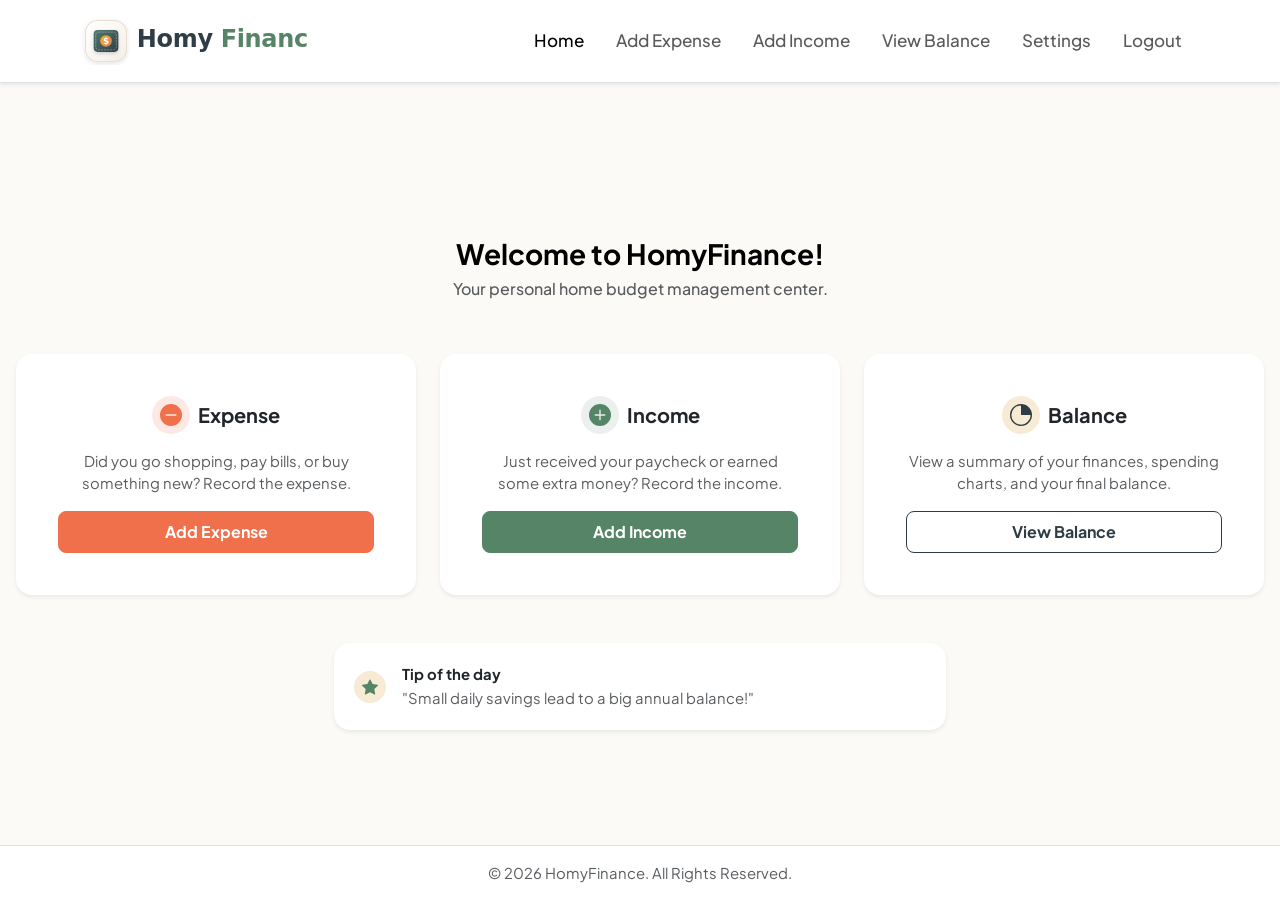
<file: index.html>
<!DOCTYPE html>
<html lang="en">

<head>
  <meta charset="UTF-8">
  <meta name="viewport" content="width=device-width, initial-scale=1.0">
  <meta name="description"
    content="HomyFinance is your personal home budget management center. Track expenses, incomes, and control your financial balance easily.">
  <meta name="author" content="Justyna Nowak-Szrajnert">
  <meta property="og:description"
    content="Take full control of your household budget with HomyFinance. Track your incomes and expenses effortlessly while analyzing clear financial summaries.">
  <meta property="og:type" content="website">
  <meta property="og:image" content="https://jusnow1608.github.io/HomyFinance/solution/home.png">
  <meta property="og:image:width" content="1200">
  <meta property="og:image:height" content="627">

  <meta name="title" property="og:title" content="HomyFinance | Homepage">
  <meta property="og:url" content="https://jusnow1608.github.io/HomyFinance/index.html">

  <link href="https://cdn.jsdelivr.net/npm/bootstrap@5.3.8/dist/css/bootstrap.min.css" rel="stylesheet"
    integrity="sha384-sRIl4kxILFvY47J16cr9ZwB07vP4J8+LH7qKQnuqkuIAvNWLzeN8tE5YBujZqJLB" crossorigin="anonymous">
  <link rel="icon" type="image/svg+xml" href="images/favicon.svg">
  <link href="https://fonts.googleapis.com/css2?family=Plus+Jakarta+Sans:ital,wght@0,200..800;1,200..800&display=swap"
    rel="stylesheet">
  <link rel="stylesheet" href="css/style.css">

  <title>HomyFinance - Homepage</title>


</head>

<body class="body-custom d-flex flex-column min-vh-100">

  <!-- Logo & Navbar-->
  <header class="navbar navbar-expand-lg navbar-light bg-white border-bottom shadow-sm">
    <div class="container d-flex align-items-center justify-content-between">
      <a class="navbar-brand d-flex align-items-center my-1" href="login.html">

        <svg xmlns="http://www.w3.org/2000/svg" viewBox="0 0 330 70" role="img" aria-label="HomyFinance Logo"
          class="d-inline-block navbar-logo">
          <defs>
            <linearGradient id="badge-bg" x1="0%" y1="0%" x2="100%" y2="100%">
              <stop offset="0%" stop-color="#ffffff" />
              <stop offset="100%" stop-color="#f4efe6" />
            </linearGradient>
            <linearGradient id="note-green" x1="0%" y1="0%" x2="100%" y2="100%">
              <stop offset="0%" stop-color="#52796f" />
              <stop offset="100%" stop-color="#2f3e46" />
            </linearGradient>
            <linearGradient id="gold-money" x1="0%" y1="0%" x2="100%" y2="100%">
              <stop offset="0%" stop-color="#f3b61f" />
              <stop offset="100%" stop-color="#e07a5f" />
            </linearGradient>
            <filter id="soft-shadow" x="-10%" y="-10%" width="130%" height="130%">
              <feDropShadow dx="0" dy="2" stdDeviation="3" flood-color="#2f3e46" flood-opacity="0.12" />
            </filter>
            <filter id="note-shadow" x="-20%" y="-20%" width="140%" height="140%">
              <feDropShadow dx="0" dy="2" stdDeviation="2" flood-color="#2f3e46" flood-opacity="0.2" />
            </filter>
          </defs>

          <g id="logo-badge" aria-hidden="true" focusable="false" filter="url(#soft-shadow)">
            <rect x="5" y="5" width="60" height="60" rx="18" fill="url(#badge-bg)" stroke="#e8dfd1"
              stroke-width="1.5" />
            <g id="money-note" filter="url(#note-shadow)">
              <rect x="17" y="19" width="36" height="32" rx="6" fill="url(#note-green)" />
              <rect x="20" y="22" width="30" height="26" rx="4" fill="none" stroke="#ffffff" stroke-width="1.2"
                opacity="0.4" stroke-dasharray="3 1.5" />
              <circle cx="35" cy="35" r="8.5" fill="url(#gold-money)" />
              <text x="35" y="40" font-family="system-ui, -apple-system, sans-serif" font-size="13" font-weight="900"
                fill="#ffffff" text-anchor="middle">$</text>
            </g>
          </g>

          <g id="logo-text" aria-hidden="true" focusable="false">
            <text x="80" y="44" font-family="system-ui, -apple-system, sans-serif" font-size="35" font-weight="800"
              letter-spacing="-0.5px">
              <tspan fill="#2f3e46">Homy</tspan>
              <tspan fill="#558467">Finance</tspan>
            </text>
          </g>
        </svg>
      </a>

      <button class="navbar-toggler ms-auto" type="button" data-bs-toggle="collapse" data-bs-target="#navbarNav"
        aria-controls="navbarNav" aria-expanded="false" aria-label="Toggle navigation">
        <span class="navbar-toggler-icon"></span>
      </button>

      <nav class="collapse navbar-collapse" id="navbarNav">
        <ul class="navbar-nav ms-auto navbar-custom">
          <li class="nav-item"><a class="nav-link active px-3" aria-current="page" href="index.html">Home</a></li>
          <li class="nav-item"><a class="nav-link px-3" href="expense.html">Add Expense</a></li>
          <li class="nav-item"><a class="nav-link px-3" href="income.html">Add Income</a></li>
          <li class="nav-item"><a class="nav-link px-3" href="balance.html">View Balance</a></li>
          <li class="nav-item"><a class="nav-link px-3" href="#">Settings</a></li>
          <li class="nav-item"><a class="nav-link px-3" href="login.html">Logout</a></li>
        </ul>
      </nav>

    </div>
  </header>

  <main class="flex-grow-1 d-flex flex-column">

    <!-- Hero -->
    <section class="container-xxl px-3 py-3 my-2 text-center d-flex flex-column flex-grow-1 justify-content-center">

      <header class="my-2 my-md-3 my-lg-4 py-lg-3">
        <h1 class="display-6 fw-bold text-body-emphasis mb-1 mb-md-2 fs-3">Welcome to HomyFinance!</h1>
        <p class="h6 text-muted mb-3">Your personal home budget management center.</p>
      </header>

      <div class="row g-3 g-lg-4 mb-4 mb-lg-5 justify-content-center">

        <div class="col-12 col-md-6 col-lg-4">
          <article class="card card-expense h-100 shadow-sm rounded-4 text-center p-3 p-xl-4">
            <div class="card-body d-flex flex-column align-items-center p-1 p-md-2 p-lg-3">
              <div class="d-flex align-items-center gap-2 mb-3">
                <div
                  class="rounded-circle expense-circle p-2 d-inline-flex align-items-center justify-content-center flex-shrink-0">
                  <svg xmlns="http://www.w3.org/2000/svg" width="22" height="22" fill="currentColor"
                    class="bi bi-dash-circle-fill" viewBox="0 0 16 16" aria-hidden="true" focusable="false">
                    <path d="M16 8A8 8 0 1 1 0 8a8 8 0 0 1 16 0M4.5 7.5a.5.5 0 0 0 0 1h7a.5.5 0 0 0 0-1z" />
                  </svg>
                </div>
                <h2 class="h5 fw-bold mb-0 text-dark">Expense</h2>
              </div>
              <p class="card-text text-muted small mb-3 d-md-block">Did you go shopping, pay bills, or buy something
                new? Record
                the expense.</p>
              <a href="expense.html" class="btn btn-danger-custom w-100 mt-auto fw-bold rounded-3 py-2">Add Expense</a>
            </div>
          </article>
        </div>

        <div class="col-12 col-md-6 col-lg-4">
          <article class="card card-income h-100 shadow-sm rounded-4 text-center p-3 p-xl-4">
            <div class="card-body d-flex flex-column align-items-center p-1 p-md-2 p-lg-3">
              <div class="d-flex align-items-center gap-2 mb-3">
                <div
                  class="rounded-circle income-circle p-2 d-inline-flex align-items-center justify-content-center flex-shrink-0">
                  <svg xmlns="http://www.w3.org/2000/svg" width="22" height="22" fill="currentColor"
                    class="bi bi-plus-circle-fill" viewBox="0 0 16 16" aria-hidden="true" focusable="false">
                    <path
                      d="M16 8A8 8 0 1 1 0 8a8 8 0 0 1 16 0M8.5 4.5a.5.5 0 0 0-1 0v3h-3a.5.5 0 0 0 0 1h3v3a.5.5 0 0 0 1 0v-3h3a.5.5 0 0 0 0-1h-3z" />
                  </svg>
                </div>
                <h2 class="h5 fw-bold mb-0 text-dark">Income</h2>
              </div>
              <p class="card-text text-muted small mb-3 d-md-block">Just received your paycheck or earned some extra
                money?
                Record the income.</p>
              <a href="#" class="btn btn-success-custom w-100 mt-auto fw-bold rounded-3 py-2">Add Income</a>
            </div>
          </article>
        </div>

        <div class="col-12 col-md-6 col-lg-4">
          <article class="card card-balance h-100 shadow-sm rounded-4 text-center p-3 p-xl-4">
            <div class="card-body d-flex flex-column align-items-center p-1 p-md-2 p-lg-3">
              <div class="d-flex align-items-center gap-2 mb-3">
                <div
                  class="rounded-circle balance-circle p-2 d-inline-flex align-items-center justify-content-center flex-shrink-0">
                  <svg xmlns="http://www.w3.org/2000/svg" width="22" height="22" fill="currentColor"
                    class="bi bi-pie-chart" viewBox="0 0 16 16" aria-hidden="true" focusable="false">
                    <path
                      d="M7.5 1.018a7 7 0 1 0 7.481 7.481A.5.5 0 0 0 14.5 8h-6a.5.5 0 0 1-.5-.5V1.5a.5.5 0 0 0-.5-.482zM8 0a8 8 0 1 1-8 8A8 8 0 0 1 8 0z" />
                    <path d="M8.5 1.5v6.5H15A6.5 6.5 0 0 0 8.5 1.5z" />
                  </svg>
                </div>
                <h2 class="h5 fw-bold mb-0 text-dark">Balance</h2>
              </div>
              <p class="card-text text-muted small mb-3 d-md-block">View a summary of your finances, spending charts,
                and your
                final balance.</p>
              <a href="balance.html" class="btn btn-outline-custom w-100 mt-auto fw-bold rounded-3 py-2">View
                Balance</a>
            </div>
          </article>
        </div>

      </div>

      <aside class="row justify-content-center">
        <div class="col-10 col-sm-8 col-md-6">
          <div class="card border-0 shadow-sm rounded-4 text-center p-1">
            <div class="card-body d-flex flex-row align-items-center text-start p-2 p-lg-3">

              <div
                class="rounded-circle tip-circle p-2 d-inline-flex align-items-center justify-content-center flex-shrink-0">

                <svg xmlns="http://www.w3.org/2000/svg" width="16" height="16" fill="currentColor" viewBox="0 0 16 16"
                  aria-hidden="true" focusable="false">
                  <path
                    d="M3.612 15.443c-.386.198-.824-.149-.746-.592l.83-4.73L.173 6.765c-.329-.314-.158-.888.283-.95l4.898-.696L7.538.792c.197-.39.73-.39.927 0l2.184 4.327 4.898.696c.441.062.612.636.282.95l-3.522 3.356.83 4.73c.078.443-.36.79-.746.592L8 13.187l-4.389 2.256z" />
                </svg>
              </div>

              <div class="text-start px-3">
                <span class="fw-bold d-block small">Tip of the day</span>
                <small class="text-muted">"Small daily savings lead to a big annual balance!"</small>
              </div>
            </div>
          </div>
        </div>
      </aside>

    </section>

  </main>

  <!-- FOOTER -->
  <footer class="border-top py-3 text-center text-muted small bg-white">
    <div class="container">
      &copy; 2026 HomyFinance. All Rights Reserved.
    </div>
   </footer>

  <script src="https://cdn.jsdelivr.net/npm/bootstrap@5.3.8/dist/js/bootstrap.bundle.min.js"
    integrity="sha384-FKyoEForCGlyvwx9Hj09JcYn3nv7wiPVlz7YYwJrWVcXK/BmnVDxM+D2scQbITxI"
    crossorigin="anonymous"></script>
</body>

</html>
</file>
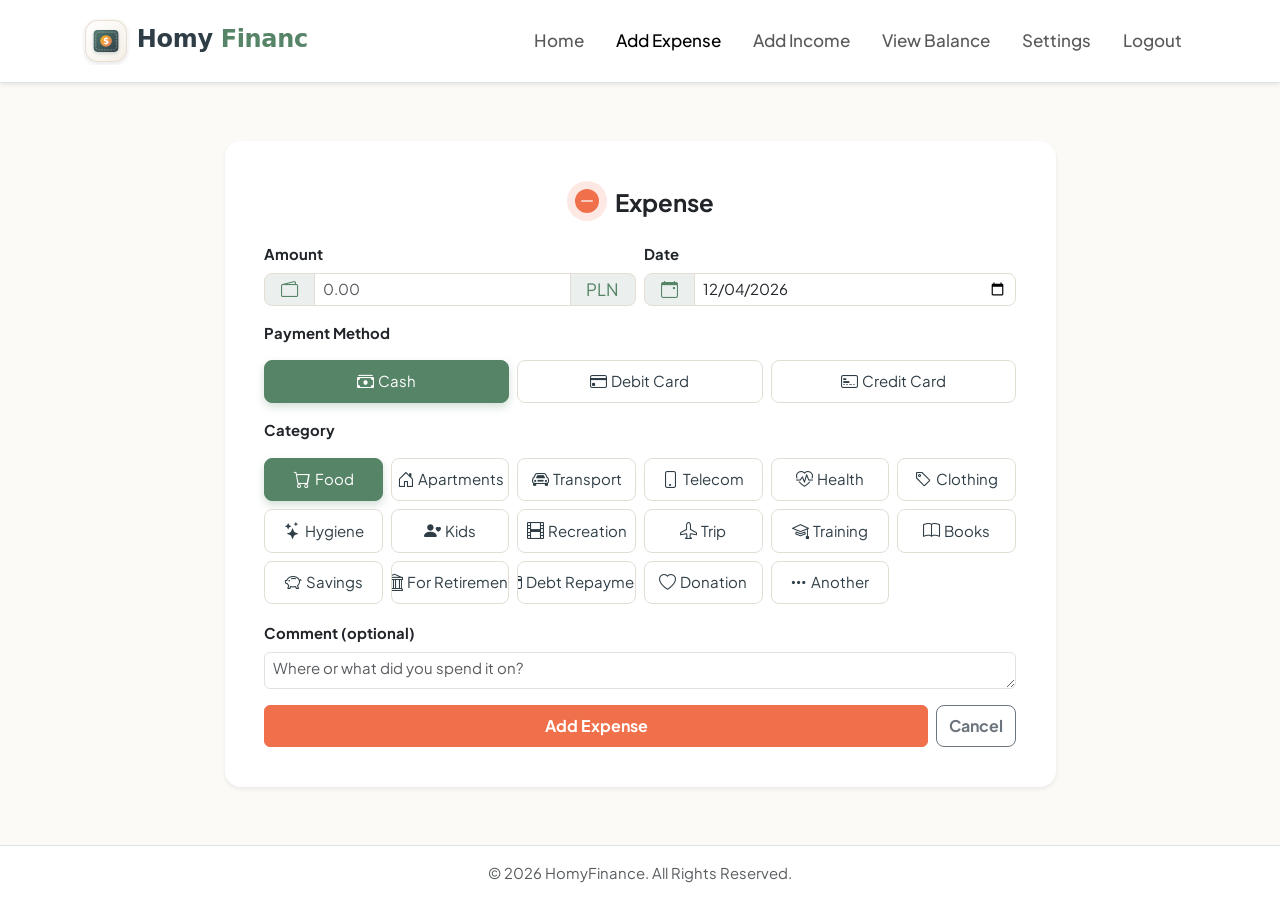
<file: expense.html>
<!DOCTYPE html>
<html lang="en">

<head>
  <meta charset="UTF-8">
  <meta name="viewport" content="width=device-width, initial-scale=1.0">
  <meta name="description"
    content="HomyFinance is your personal home budget management center. Track expenses, incomes, and control your financial balance easily.">
  <meta name="author" content="Justyna Nowak-Szrajnert">
  <meta property="og:description"
    content="Take full control of your household budget with HomyFinance. Track your incomes and expenses effortlessly while analyzing clear financial summaries.">
  <meta property="og:type" content="website">
  <meta property="og:image" content="https://jusnow1608.github.io/HomyFinance/solution/home.png">
  <meta property="og:image:width" content="1200">
  <meta property="og:image:height" content="627">

  <meta name="title" property="og:title" content="HomyFinance | Expense">
  <meta property="og:url" content="https://jusnow1608.github.io/HomyFinance/expense.html">

  <link rel="stylesheet" href="https://cdn.jsdelivr.net/npm/bootstrap-icons@1.11.3/font/bootstrap-icons.min.css">
  <link href="https://cdn.jsdelivr.net/npm/bootstrap@5.3.8/dist/css/bootstrap.min.css" rel="stylesheet"
    integrity="sha384-sRIl4kxILFvY47J16cr9ZwB07vP4J8+LH7qKQnuqkuIAvNWLzeN8tE5YBujZqJLB" crossorigin="anonymous">

  <link rel="icon" type="image/svg+xml" href="images/favicon.svg">
  <link href="https://fonts.googleapis.com/css2?family=Plus+Jakarta+Sans:ital,wght@0,200..800;1,200..800&display=swap"
    rel="stylesheet">
  <link rel="stylesheet" href="css/style.css">

  <title>HomyFinance - Expense</title>
</head>

<body class="body-custom d-flex flex-column min-vh-100">

  <!-- Navbar -->
  <header class="navbar navbar-expand-lg navbar-light bg-white border-bottom shadow-sm">
    <div class="container d-flex align-items-center justify-content-between">
      <a class="navbar-brand d-flex align-items-center my-1" href="login.html">

        <svg xmlns="http://www.w3.org/2000/svg" viewBox="0 0 330 70" role="img" aria-label="HomyFinance Logo"
          class="d-inline-block navbar-logo">
          <defs>
            <linearGradient id="badge-bg" x1="0%" y1="0%" x2="100%" y2="100%">
              <stop offset="0%" stop-color="#ffffff" />
              <stop offset="100%" stop-color="#f4efe6" />
            </linearGradient>
            <linearGradient id="note-green" x1="0%" y1="0%" x2="100%" y2="100%">
              <stop offset="0%" stop-color="#52796f" />
              <stop offset="100%" stop-color="#2f3e46" />
            </linearGradient>
            <linearGradient id="gold-money" x1="0%" y1="0%" x2="100%" y2="100%">
              <stop offset="0%" stop-color="#f3b61f" />
              <stop offset="100%" stop-color="#e07a5f" />
            </linearGradient>
            <filter id="soft-shadow" x="-10%" y="-10%" width="130%" height="130%">
              <feDropShadow dx="0" dy="2" stdDeviation="3" flood-color="#2f3e46" flood-opacity="0.12" />
            </filter>
            <filter id="note-shadow" x="-20%" y="-20%" width="140%" height="140%">
              <feDropShadow dx="0" dy="2" stdDeviation="2" flood-color="#2f3e46" flood-opacity="0.2" />
            </filter>
          </defs>

          <g id="logo-badge" aria-hidden="true" focusable="false" filter="url(#soft-shadow)">
            <rect x="5" y="5" width="60" height="60" rx="18" fill="url(#badge-bg)" stroke="#e8dfd1"
              stroke-width="1.5" />
            <g id="money-note" filter="url(#note-shadow)">
              <rect x="17" y="19" width="36" height="32" rx="6" fill="url(#note-green)" />
              <rect x="20" y="22" width="30" height="26" rx="4" fill="none" stroke="#ffffff" stroke-width="1.2"
                opacity="0.4" stroke-dasharray="3 1.5" />
              <circle cx="35" cy="35" r="8.5" fill="url(#gold-money)" />
              <text x="35" y="40" font-family="system-ui, -apple-system, sans-serif" font-size="13" font-weight="900"
                fill="#ffffff" text-anchor="middle">$</text>
            </g>
          </g>

          <g id="logo-text" aria-hidden="true" focusable="false">
            <text x="80" y="44" font-family="system-ui, -apple-system, sans-serif" font-size="35" font-weight="800"
              letter-spacing="-0.5px">
              <tspan fill="#2f3e46">Homy</tspan>
              <tspan fill="#558467">Finance</tspan>
            </text>
          </g>
        </svg>
      </a>

      <button class="navbar-toggler ms-auto" type="button" data-bs-toggle="collapse" data-bs-target="#navbarNav"
        aria-controls="navbarNav" aria-expanded="false" aria-label="Toggle navigation">
        <span class="navbar-toggler-icon"></span>
      </button>

      <nav class="collapse navbar-collapse" id="navbarNav">
        <ul class="navbar-nav ms-auto navbar-custom">
          <li class="nav-item"><a class="nav-link px-3" href="index.html">Home</a></li>
          <li class="nav-item"><a class="nav-link active px-3" aria-current="page" href="expense.html">Add
              Expense</a></li>
          <li class="nav-item"><a class="nav-link px-3" href="income.html">Add Income</a></li>
          <li class="nav-item"><a class="nav-link px-3" href="balance.html">View Balance</a></li>
          <li class="nav-item"><a class="nav-link px-3" href="#">Settings</a></li>
          <li class="nav-item"><a class="nav-link px-3" href="login.html">Logout</a></li>
        </ul>
      </nav>
    </div>
  </header>

  <main class="flex-grow-1 d-flex flex-column">

    <!-- Main Form Section -->
    <section class="flex-grow-1 d-flex align-items-center py-3">
      <div class="container">
        <div class="row justify-content-center">
          <div class="col-12 col-md-11 col-lg-10 col-xl-9">

            <div class="card border-0 shadow-sm rounded-4 p-2 p-md-3">
              <div class="card-body-custom">

                <!-- Title Icon -->
                <div class="d-flex align-items-center justify-content-center gap-2 mb-2 mb-md-3">
                  <div
                    class="rounded-circle expense-circle p-2 d-inline-flex align-items-center justify-content-center mb-1">
                    <svg xmlns="http://www.w3.org/2000/svg" width="24" height="24" fill="currentColor"
                      class="bi bi-dash-circle-fill" viewBox="0 0 16 16" aria-hidden="true" focusable="false">
                      <path d="M16 8A8 8 0 1 1 0 8a8 8 0 0 1 16 0M4.5 7.5a.5.5 0 0 0 0 1h7a.5.5 0 0 0 0-1z" />
                    </svg>
                  </div>
                  <h1 class="h4 fw-bold mb-0">Expense</h1>
                </div>

                <form id="expenseForm">
                  <!-- 1. Amount Input -->
                  <div class="row g-2 mb-3">
                    <div class="col-12 col-md-6">
                      <label for="amount" class="form-label fw-bold small">Amount</label>
                      <div class="input-group input-group-custom">
                        <span class="icon-custom">
                          <i class="bi bi-wallet2"></i>
                        </span>
                        <input type="number" step="0.01" min="0.01" class="form-control form-control-custom" id="expenseAmount"
                          name="amount" aria-describedby="currency-addon" placeholder="0.00" required>
                        <span class="icon-custom" id="currency-addon">PLN</span>
                      </div>
                    </div>

                    <!-- 2. Date Input -->
                    <div class="col-12 col-md-6">
                      <label for="date" class="form-label fw-bold small">Date</label>
                      <div class="input-group input-group-custom">
                        <span class="icon-custom">
                          <i class="bi bi-calendar-event"></i>
                        </span>
                        <input type="date" class="form-control form-control-custom" id="expenseDate" name="expenseDate"
                          required>
                      </div>
                    </div>
                  </div>

                  <!-- 3. Payment Method (Radio Buttons) -->
                  <fieldset class="mb-3 border-0 p-0 m-0">
                    <legend class="form-label fw-bold small d-block">Payment Method</legend>
                    <div class="row g-2">

                      <div class="col-12 col-sm-4">
                        <input type="radio" class="btn-check" name="paymentMethod" id="pay-cash" value="cash" checked>
                        <label class="btn form-select-tile w-100 text-truncate" for="pay-cash" title="Cash">
                          <i class="bi bi-cash-stack me-1"></i><span class="tile-text-custom"> Cash</span>
                        </label>
                      </div>

                      <div class="col-12 col-sm-4">
                        <input type="radio" class="btn-check" name="paymentMethod" id="pay-debit" value="debit-card">
                        <label class="btn form-select-tile w-100 text-truncate" for="pay-debit" title="Debit Card">
                          <i class="bi bi-credit-card me-1"></i><span class="tile-text-custom"> Debit Card</span>
                        </label>
                      </div>

                      <div class="col-12 col-sm-4">
                        <input type="radio" class="btn-check" name="paymentMethod" id="pay-credit" value="credit-card">
                        <label class="btn form-select-tile w-100 text-truncate" for="pay-credit" title="Credit Card">
                          <i class="bi bi-credit-card-2-front me-1"></i><span class="tile-text-custom"> Credit
                            Card</span>
                        </label>
                      </div>

                    </div>
                  </fieldset>


                  <!-- 4. Category (Radio Buttons) -->
                  <fieldset class="mb-3 border-0 p-0 m-0">
                    <legend class="form-label fw-bold small d-block">Category</legend>
                    <div class="row g-2">

                      <div class="col-6 col-sm-4 col-md-3 col-lg-2">
                        <input type="radio" class="btn-check" name="category" id="cat-food" value="food" checked>
                        <label class="btn form-select-tile w-100 text-truncate" for="cat-food">
                          <i class="bi bi-cart me-1"></i><span class="tile-text-custom"> Food</span>
                        </label>
                      </div>

                      <div class="col-6 col-sm-4 col-md-3 col-lg-2">
                        <input type="radio" class="btn-check" name="category" id="cat-apartments" value="apartments">
                        <label class="btn form-select-tile w-100 text-truncate" for="cat-apartments">
                          <i class="bi bi-house-door me-1"></i><span class="tile-text-custom"> Apartments</span>
                        </label>
                      </div>

                      <div class="col-6 col-sm-4 col-md-3 col-lg-2">
                        <input type="radio" class="btn-check" name="category" id="cat-transport" value="transport">
                        <label class="btn form-select-tile w-100 text-truncate" for="cat-transport">
                          <i class="bi bi-car-front me-1"></i><span class="tile-text-custom"> Transport</span>
                        </label>
                      </div>

                      <div class="col-6 col-sm-4 col-md-3 col-lg-2">
                        <input type="radio" class="btn-check" name="category" id="cat-telecom" value="telecom">
                        <label class="btn form-select-tile w-100 text-truncate" for="cat-telecom">
                          <i class="bi bi-phone me-1"></i><span class="tile-text-custom"> Telecom</span>
                        </label>
                      </div>

                      <div class="col-6 col-sm-4 col-md-3 col-lg-2">
                        <input type="radio" class="btn-check" name="category" id="cat-health" value="health">
                        <label class="btn form-select-tile w-100 text-truncate" for="cat-health">
                          <i class="bi bi-heart-pulse me-1"></i><span class="tile-text-custom"> Health</span>
                        </label>
                      </div>

                      <div class="col-6 col-sm-4 col-md-3 col-lg-2">
                        <input type="radio" class="btn-check" name="category" id="cat-clothing" value="clothing">
                        <label class="btn form-select-tile w-100 text-truncate" for="cat-clothing">
                          <i class="bi bi-tag me-1"></i><span class="tile-text-custom"> Clothing</span>
                        </label>
                      </div>

                      <div class="col-6 col-sm-4 col-md-3 col-lg-2">
                        <input type="radio" class="btn-check" name="category" id="cat-hygiene" value="hygiene">
                        <label class="btn form-select-tile w-100 text-truncate" for="cat-hygiene">
                          <i class="bi bi-stars me-1"></i><span class="tile-text-custom"> Hygiene</span>
                        </label>
                      </div>

                      <div class="col-6 col-sm-4 col-md-3 col-lg-2">
                        <input type="radio" class="btn-check" name="category" id="cat-kids" value="kids">
                        <label class="btn form-select-tile w-100 text-truncate" for="cat-kids">
                          <i class="bi bi-person-heart me-1"></i><span class="tile-text-custom"> Kids</span>
                        </label>
                      </div>

                      <div class="col-6 col-sm-4 col-md-3 col-lg-2">
                        <input type="radio" class="btn-check" name="category" id="cat-recreation" value="recreation">
                        <label class="btn form-select-tile w-100 text-truncate" for="cat-recreation">
                          <i class="bi bi-film me-1"></i><span class="tile-text-custom"> Recreation</span>
                        </label>
                      </div>

                      <div class="col-6 col-sm-4 col-md-3 col-lg-2">
                        <input type="radio" class="btn-check" name="category" id="cat-trip" value="trip">
                        <label class="btn form-select-tile w-100 text-truncate" for="cat-trip">
                          <i class="bi bi-airplane me-1"></i><span class="tile-text-custom"> Trip</span>
                        </label>
                      </div>

                      <div class="col-6 col-sm-4 col-md-3 col-lg-2">
                        <input type="radio" class="btn-check" name="category" id="cat-training" value="training">
                        <label class="btn form-select-tile w-100 text-truncate" for="cat-training">
                          <i class="bi bi-mortarboard me-1"></i><span class="tile-text-custom"> Training</span>
                        </label>
                      </div>

                      <div class="col-6 col-sm-4 col-md-3 col-lg-2">
                        <input type="radio" class="btn-check" name="category" id="cat-books" value="books">
                        <label class="btn form-select-tile w-100 text-truncate" for="cat-books">
                          <i class="bi bi-book me-1"></i><span class="tile-text-custom"> Books</span>
                        </label>
                      </div>

                      <div class="col-6 col-sm-4 col-md-3 col-lg-2">
                        <input type="radio" class="btn-check" name="category" id="cat-savings" value="savings">
                        <label class="btn form-select-tile w-100 text-truncate" for="cat-savings">
                          <i class="bi bi-piggy-bank me-1"></i><span class="tile-text-custom"> Savings</span>
                        </label>
                      </div>

                      <div class="col-6 col-sm-4 col-md-3 col-lg-2">
                        <input type="radio" class="btn-check" name="category" id="cat-pension" value="pension">
                        <label class="btn form-select-tile w-100 text-truncate" for="cat-pension">
                          <i class="bi bi-bank me-1"></i><span class="tile-text-custom"> For Retirement</span>
                        </label>
                      </div>

                      <div class="col-6 col-sm-4 col-md-3 col-lg-2">
                        <input type="radio" class="btn-check" name="category" id="cat-debt" value="debt-repayment">
                        <label class="btn form-select-tile w-100 text-truncate" for="cat-debt">
                          <i class="bi bi-credit-card me-1"></i><span class="tile-text-custom"> Debt Repayment</span>
                        </label>
                      </div>

                      <div class="col-6 col-sm-4 col-md-3 col-lg-2">
                        <input type="radio" class="btn-check" name="category" id="cat-donation" value="donation">
                        <label class="btn form-select-tile w-100 text-truncate" for="cat-donation">
                          <i class="bi bi-heart me-1"></i><span class="tile-text-custom"> Donation</span>
                        </label>
                      </div>

                      <div class="col-6 col-sm-4 col-md-3 col-lg-2">
                        <input type="radio" class="btn-check" name="category" id="cat-other" value="other">
                        <label class="btn form-select-tile w-100 text-truncate" for="cat-other">
                          <i class="bi bi-three-dots me-1"></i><span class="tile-text-custom"> Another</span>
                        </label>
                      </div>

                    </div>
                  </fieldset>

                  <!-- 5. Comment / Note -->
                  <div class="mb-3">
                    <label for="comment" class="form-label fw-bold small">Comment (optional)</label>
                    <textarea class="form-control form-control-custom" id="comment" name="comment" rows="1"
                      placeholder="Where or what did you spend it on?"></textarea>
                  </div>

                  <!-- Submit Buttons -->
                  <div class="d-flex gap-2">
                    <button type="submit" class="btn btn-danger-custom btn-md py-2 w-100 fw-bold">Add Expense</button>
                    <button type="reset" class="btn btn-outline-secondary btn-md py-2 fw-bold rounded-3">Cancel</button>
                  </div>

                </form>

              </div>
            </div>

          </div>
        </div>
      </div>
    </section>

  </main>

  <!-- Footer -->
  <footer class="bg-white border-top py-3 text-center text-muted small">
    <div class="container">
      &copy; 2026 HomyFinance. All Rights Reserved.
    </div>
  </footer>

  <script src="https://cdn.jsdelivr.net/npm/bootstrap@5.3.8/dist/js/bootstrap.bundle.min.js"
    integrity="sha384-FKyoEForCGlyvwx9Hj09JcYn3nv7wiPVlz7YYwJrWVcXK/BmnVDxM+D2scQbITxI"
    crossorigin="anonymous"></script>
  <script src="js/date.js" defer></script>
</body>

</html>
</file>
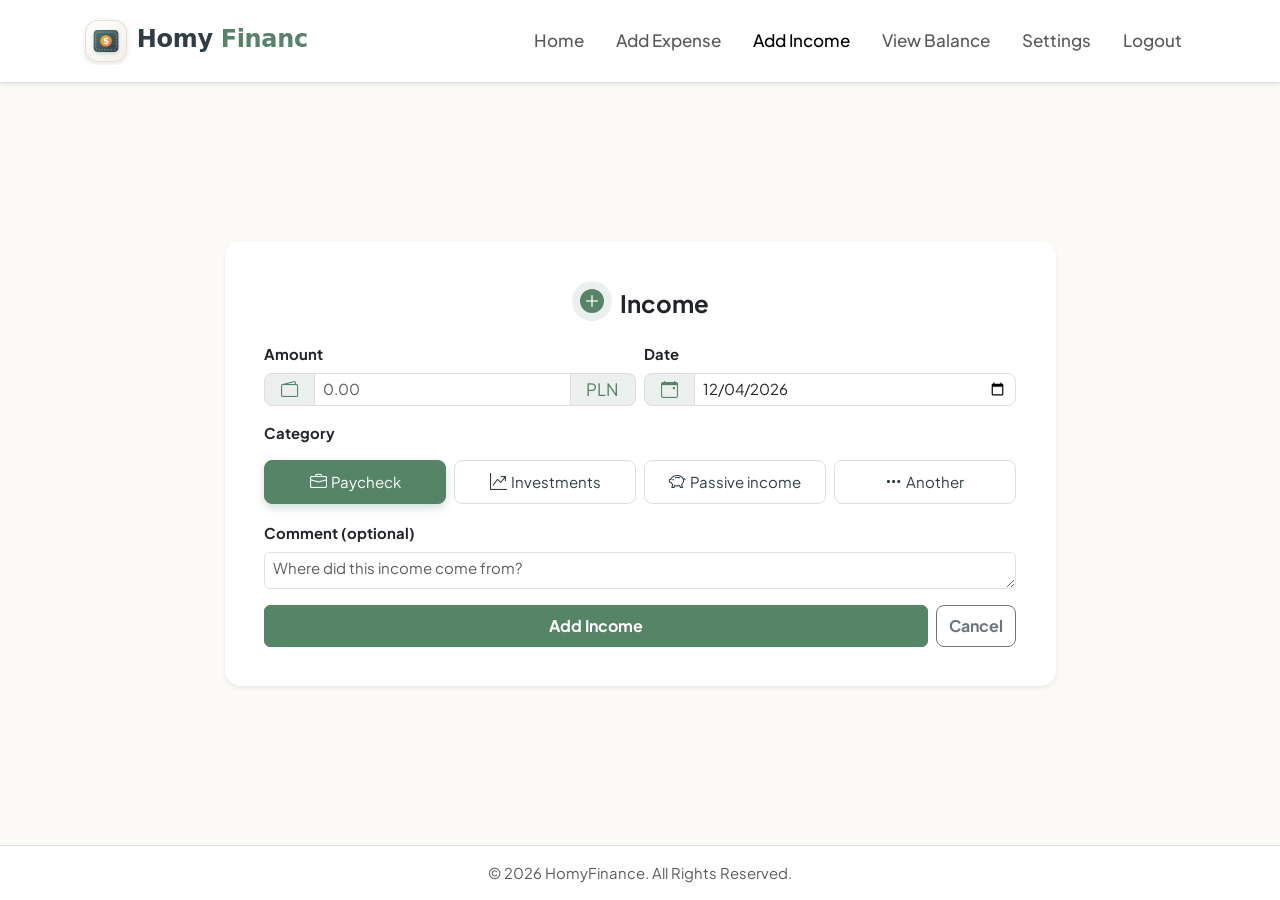
<file: income.html>
<!DOCTYPE html>
<html lang="en">

<head>
  <meta charset="UTF-8">
  <meta name="viewport" content="width=device-width, initial-scale=1.0">
  <meta name="description"
    content="HomyFinance is your personal home budget management center. Track expenses, incomes, and control your financial balance easily.">
  <meta name="author" content="Justyna Nowak-Szrajnert">
  <meta property="og:description"
    content="Take full control of your household budget with HomyFinance. Track your incomes and expenses effortlessly while analyzing clear financial summaries.">
  <meta property="og:type" content="website">
  <meta property="og:image" content="https://jusnow1608.github.io/HomyFinance/solution/home.png">
  <meta property="og:image:width" content="1200">
  <meta property="og:image:height" content="627">

  <meta name="title" property="og:title" content="HomyFinance | Income">
  <meta property="og:url" content="https://jusnow1608.github.io/HomyFinance/income.html">

  <link rel="stylesheet" href="https://cdn.jsdelivr.net/npm/bootstrap-icons@1.11.3/font/bootstrap-icons.min.css">
  <link href="https://cdn.jsdelivr.net/npm/bootstrap@5.3.8/dist/css/bootstrap.min.css" rel="stylesheet"
    integrity="sha384-sRIl4kxILFvY47J16cr9ZwB07vP4J8+LH7qKQnuqkuIAvNWLzeN8tE5YBujZqJLB" crossorigin="anonymous">

  <link rel="icon" type="image/svg+xml" href="images/favicon.svg">
  <link href="https://fonts.googleapis.com/css2?family=Plus+Jakarta+Sans:ital,wght@0,200..800;1,200..800&display=swap"
    rel="stylesheet">
  <link rel="stylesheet" href="css/style.css">

  <title>HomyFinance - Income</title>
</head>

<body class="body-custom d-flex flex-column min-vh-100">

  <!-- Navbar -->
  <header class="navbar navbar-expand-lg navbar-light bg-white border-bottom shadow-sm">
    <div class="container d-flex align-items-center justify-content-between">
      <a class="navbar-brand d-flex align-items-center my-1" href="login.html">

        <svg xmlns="http://www.w3.org/2000/svg" viewBox="0 0 330 70" role="img" aria-label="HomyFinance Logo"
          class="d-inline-block navbar-logo">
          <defs>
            <linearGradient id="badge-bg" x1="0%" y1="0%" x2="100%" y2="100%">
              <stop offset="0%" stop-color="#ffffff" />
              <stop offset="100%" stop-color="#f4efe6" />
            </linearGradient>
            <linearGradient id="note-green" x1="0%" y1="0%" x2="100%" y2="100%">
              <stop offset="0%" stop-color="#52796f" />
              <stop offset="100%" stop-color="#2f3e46" />
            </linearGradient>
            <linearGradient id="gold-money" x1="0%" y1="0%" x2="100%" y2="100%">
              <stop offset="0%" stop-color="#f3b61f" />
              <stop offset="100%" stop-color="#e07a5f" />
            </linearGradient>
            <filter id="soft-shadow" x="-10%" y="-10%" width="130%" height="130%">
              <feDropShadow dx="0" dy="2" stdDeviation="3" flood-color="#2f3e46" flood-opacity="0.12" />
            </filter>
            <filter id="note-shadow" x="-20%" y="-20%" width="140%" height="140%">
              <feDropShadow dx="0" dy="2" stdDeviation="2" flood-color="#2f3e46" flood-opacity="0.2" />
            </filter>
          </defs>

          <g id="logo-badge" aria-hidden="true" focusable="false" filter="url(#soft-shadow)">
            <rect x="5" y="5" width="60" height="60" rx="18" fill="url(#badge-bg)" stroke="#e8dfd1"
              stroke-width="1.5" />
            <g id="money-note" filter="url(#note-shadow)">
              <rect x="17" y="19" width="36" height="32" rx="6" fill="url(#note-green)" />
              <rect x="20" y="22" width="30" height="26" rx="4" fill="none" stroke="#ffffff" stroke-width="1.2"
                opacity="0.4" stroke-dasharray="3 1.5" />
              <circle cx="35" cy="35" r="8.5" fill="url(#gold-money)" />
              <text x="35" y="40" font-family="system-ui, -apple-system, sans-serif" font-size="13" font-weight="900"
                fill="#ffffff" text-anchor="middle">$</text>
            </g>
          </g>

          <g id="logo-text" aria-hidden="true" focusable="false">
            <text x="80" y="44" font-family="system-ui, -apple-system, sans-serif" font-size="35" font-weight="800"
              letter-spacing="-0.5px">
              <tspan fill="#2f3e46">Homy</tspan>
              <tspan fill="#558467">Finance</tspan>
            </text>
          </g>
        </svg>
      </a>

      <button class="navbar-toggler ms-auto" type="button" data-bs-toggle="collapse" data-bs-target="#navbarNav"
        aria-controls="navbarNav" aria-expanded="false" aria-label="Toggle navigation">
        <span class="navbar-toggler-icon"></span>
      </button>

      <nav class="collapse navbar-collapse" id="navbarNav">
        <ul class="navbar-nav ms-auto navbar-custom">
          <li class="nav-item"><a class="nav-link px-3" href="index.html">Home</a></li>
          <li class="nav-item"><a class="nav-link px-3" href="expense.html">Add
              Expense</a></li>
          <li class="nav-item"><a class="nav-link active px-3" aria-current="page" href="income.html">Add Income</a></li>
          <li class="nav-item"><a class="nav-link px-3" href="balance.html">View Balance</a></li>
          <li class="nav-item"><a class="nav-link px-3" href="#">Settings</a></li>
          <li class="nav-item"><a class="nav-link px-3" href="login.html">Logout</a></li>
        </ul>
      </nav>
    </div>
  </header>

  <main class="flex-grow-1 d-flex flex-column">

    <!-- Main Form Section -->
    <section class="flex-grow-1 d-flex align-items-center py-3">
      <div class="container">
        <div class="row justify-content-center">
          <div class="col-12 col-md-11 col-lg-10 col-xl-9">

            <div class="card border-0 shadow-sm rounded-4 p-2 p-md-3">
              <div class="card-body-custom">

                <!-- Title Icon -->
                <div class="d-flex align-items-center justify-content-center gap-2 mb-2 mb-md-3">
                  <div
                    class="rounded-circle income-circle p-2 d-inline-flex align-items-center justify-content-center mb-1">
                    <svg xmlns="http://www.w3.org/2000/svg" width="24" height="24" fill="currentColor"
                      class="bi bi-plus-circle-fill" viewBox="0 0 16 16" aria-hidden="true" focusable="false">
                      <path d="M16 8A8 8 0 1 1 0 8a8 8 0 0 1 16 0M8.5 4.5a.5.5 0 0 0-1 0v3h-3a.5.5 0 0 0 0 1h3v3a.5.5 0 0 0 1 0v-3h3a.5.5 0 0 0 0-1h-3v-3z" />
                    </svg>
                  </div>
                  <h1 class="h4 fw-bold mb-0">Income</h1>
                </div>

                <form id="incomeForm">
                  <!-- 1. Amount Input -->
                  <div class="row g-2 mb-3">
                    <div class="col-12 col-md-6">
                      <label for="amount" class="form-label fw-bold small">Amount</label>
                      <div class="input-group input-group-custom">
                        <span class="icon-custom">
                          <i class="bi bi-wallet2"></i>
                        </span>
                        <input type="number" step="0.01" min="0.01" class="form-control form-control-custom" id="incomeAmount"
                          name="amount" aria-describedby="currency-addon" placeholder="0.00" required>
                        <span class="icon-custom" id="currency-addon">PLN</span>
                      </div>
                    </div>

                    <!-- 2. Date Input -->
                    <div class="col-12 col-md-6">
                      <label for="date" class="form-label fw-bold small">Date</label>
                      <div class="input-group input-group-custom">
                        <span class="icon-custom">
                          <i class="bi bi-calendar-event"></i>
                        </span>
                        <input type="date" class="form-control form-control-custom" id="incomeDate" name="incomeDate"
                          required>
                      </div>
                    </div>
                  </div>

                    <!-- 3. Category (Radio Buttons) -->
                  <fieldset class="mb-3 border-0 p-0 m-0">
                    <legend class="form-label fw-bold small d-block">Category</legend>
                    <div class="row g-2">

                      <div class="col-6 col-md-3">
                        <input type="radio" class="btn-check" name="category" id="cat-paycheck" value="paycheck" checked>
                        <label class="btn form-select-tile w-100 text-truncate" for="cat-paycheck">
                          <i class="bi bi-briefcase me-1"></i><span class="tile-text-custom"> Paycheck</span>
                        </label>
                      </div>

                      <div class="col-6 col-md-3">
                        <input type="radio" class="btn-check" name="category" id="cat-investments" value="investments">
                        <label class="btn form-select-tile w-100 text-truncate" for="cat-investments">
                          <i class="bi bi-graph-up-arrow me-1"></i><span class="tile-text-custom"> Investments</span>
                        </label>
                      </div>

                      <div class="col-6 col-md-3">
                        <input type="radio" class="btn-check" name="category" id="cat-passive" value="passive">
                        <label class="btn form-select-tile w-100 text-truncate" for="cat-passive">
                          <i class="bi bi-piggy-bank me-1"></i><span class="tile-text-custom"> Passive income</span>
                        </label>
                      </div>

                      <div class="col-6 col-md-3">
                        <input type="radio" class="btn-check" name="category" id="cat-other" value="other">
                        <label class="btn form-select-tile w-100 text-truncate" for="cat-other">
                          <i class="bi bi-three-dots me-1"></i><span class="tile-text-custom"> Another</span>
                        </label>
                      </div>

                    </div>
                  </fieldset>

                  <!-- 5. Comment / Note -->
                  <div class="mb-3">
                    <label for="comment" class="form-label fw-bold small">Comment (optional)</label>
                    <textarea class="form-control form-control-custom" id="comment" name="comment" rows="1"
                      placeholder="Where did this income come from?"></textarea>
                  </div>

                  <!-- Submit Buttons -->
                  <div class="d-flex gap-2">
                    <button type="submit" class="btn btn-success-custom btn-md py-2 w-100 fw-bold">Add Income</button>
                    <button type="reset" class="btn btn-outline-secondary btn-md py-2 fw-bold rounded-3">Cancel</button>
                  </div>

                </form>

              </div>
            </div>

          </div>
        </div>
      </div>
    </section>

  </main>

  <!-- Footer -->
  <footer class="bg-white border-top py-3 text-center text-muted small">
    <div class="container">
      &copy; 2026 HomyFinance. All Rights Reserved.
    </div>
  </footer>

  <script src="https://cdn.jsdelivr.net/npm/bootstrap@5.3.8/dist/js/bootstrap.bundle.min.js"
    integrity="sha384-FKyoEForCGlyvwx9Hj09JcYn3nv7wiPVlz7YYwJrWVcXK/BmnVDxM+D2scQbITxI"
    crossorigin="anonymous"></script>
  <script src="js/date.js" defer></script>
</body>

</html>
</file>
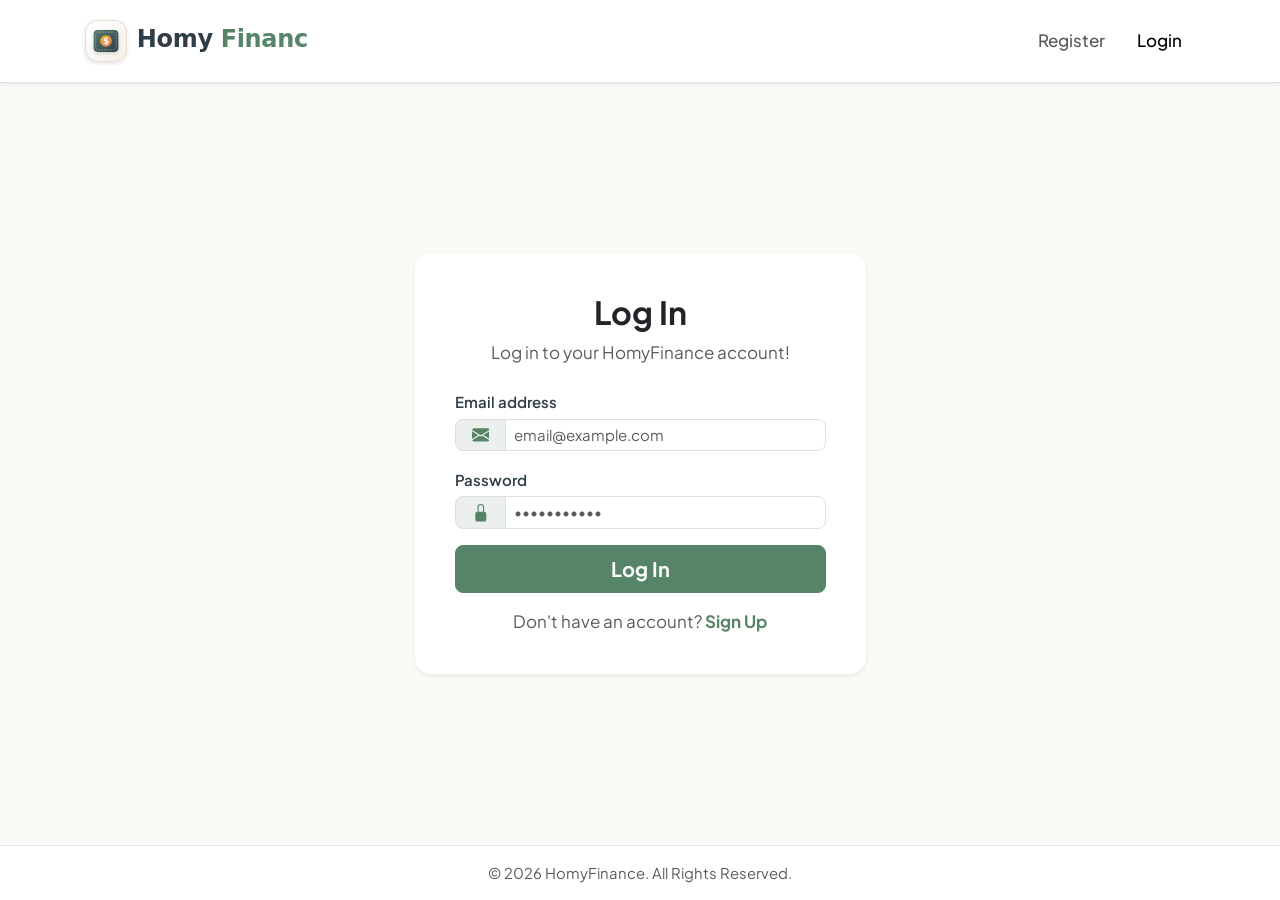
<file: login.html>
<!DOCTYPE html>
<html lang="en">

<head>
  <meta charset="UTF-8">
  <meta name="viewport" content="width=device-width, initial-scale=1.0">
  <meta name="description"
    content="HomyFinance is your personal home budget management center. Track expenses, incomes, and control your financial balance easily.">
  <meta name="author" content="Justyna Nowak-Szrajnert">
  <meta property="og:description"
    content="Take full control of your household budget with HomyFinance. Track your incomes and expenses effortlessly while analyzing clear financial summaries.">
  <meta property="og:type" content="website">
  <meta property="og:image" content="https://jusnow1608.github.io/HomyFinance/solution/home.png">
  <meta property="og:image:width" content="1200">
  <meta property="og:image:height" content="627">

  <meta name="title" property="og:title" content="HomyFinance | Log In">
  <meta property="og:url" content="https://jusnow1608.github.io/HomyFinance/login.html">

  <link href="https://cdn.jsdelivr.net/npm/bootstrap@5.3.8/dist/css/bootstrap.min.css" rel="stylesheet"
    integrity="sha384-sRIl4kxILFvY47J16cr9ZwB07vP4J8+LH7qKQnuqkuIAvNWLzeN8tE5YBujZqJLB" crossorigin="anonymous">
  <link rel="icon" type="image/svg+xml" href="images/favicon.svg">
  <link href="https://fonts.googleapis.com/css2?family=Plus+Jakarta+Sans:ital,wght@0,200..800;1,200..800&display=swap"
    rel="stylesheet">
  <link rel="stylesheet" href="css/style.css">

  <title>HomyFinance - Log In</title>


</head>

<body class="body-custom d-flex flex-column min-vh-100">
  <!-- Logo & Navbar -->
  <header class="navbar navbar-expand-md navbar-light bg-white border-bottom shadow-sm">
    <div class="container d-flex align-items-center justify-content-between">

      <a class="navbar-brand d-flex align-items-center my-1" href="login.html">
        <svg xmlns="http://www.w3.org/2000/svg" viewBox="0 0 330 70" role="img" aria-label="HomyFinance Logo"
          class="d-inline-block navbar-logo">
          <defs>
            <linearGradient id="badge-bg" x1="0%" y1="0%" x2="100%" y2="100%">
              <stop offset="0%" stop-color="#ffffff" />
              <stop offset="100%" stop-color="#f4efe6" />
            </linearGradient>
            <linearGradient id="note-green" x1="0%" y1="0%" x2="100%" y2="100%">
              <stop offset="0%" stop-color="#52796f" />
              <stop offset="100%" stop-color="#2f3e46" />
            </linearGradient>
            <linearGradient id="gold-money" x1="0%" y1="0%" x2="100%" y2="100%">
              <stop offset="0%" stop-color="#f3b61f" />
              <stop offset="100%" stop-color="#e07a5f" />
            </linearGradient>
            <filter id="soft-shadow" x="-10%" y="-10%" width="130%" height="130%">
              <feDropShadow dx="0" dy="2" stdDeviation="3" flood-color="#2f3e46" flood-opacity="0.12" />
            </filter>
            <filter id="note-shadow" x="-20%" y="-20%" width="140%" height="140%">
              <feDropShadow dx="0" dy="2" stdDeviation="2" flood-color="#2f3e46" flood-opacity="0.2" />
            </filter>
          </defs>

          <g id="logo-badge" aria-hidden="true" focusable="false" filter="url(#soft-shadow)">
            <rect x="5" y="5" width="60" height="60" rx="18" fill="url(#badge-bg)" stroke="#e8dfd1"
              stroke-width="1.5" />
            <g id="money-note" filter="url(#note-shadow)">
              <rect x="17" y="19" width="36" height="32" rx="6" fill="url(#note-green)" />
              <rect x="20" y="22" width="30" height="26" rx="4" fill="none" stroke="#ffffff" stroke-width="1.2"
                opacity="0.4" stroke-dasharray="3 1.5" />
              <circle cx="35" cy="35" r="8.5" fill="url(#gold-money)" />
              <text x="35" y="40" font-family="system-ui, -apple-system, sans-serif" font-size="13" font-weight="900"
                fill="#ffffff" text-anchor="middle">$</text>
            </g>
          </g>

          <g id="logo-text" aria-hidden="true" focusable="false">
            <text x="80" y="44" font-family="system-ui, -apple-system, sans-serif" font-size="35" font-weight="800"
              letter-spacing="-0.5px">
              <tspan fill="#2f3e46">Homy</tspan>
              <tspan fill="#558467">Finance</tspan>
            </text>
          </g>
        </svg>
      </a>

      <button class="navbar-toggler ms-auto" type="button" data-bs-toggle="collapse" data-bs-target="#navbarNav"
        aria-controls="navbarNav" aria-expanded="false" aria-label="Toggle navigation">
        <span class="navbar-toggler-icon"></span>
      </button>

      <nav class="collapse navbar-collapse" id="navbarNav">
        <ul class="navbar-nav ms-auto navbar-custom">
          <li class="nav-item"><a class="nav-link px-3" href="register.html">Register</a></li>
          <li class="nav-item"><a class="nav-link px-3 active" aria-current="page" href="login.html">Login</a></li>
        </ul>
      </nav>

    </div>
  </header>

  <main class="d-flex flex-column flex-grow-1">

    <!-- Login -->
    <section id="login-form" class="flex-grow-1 d-flex align-items-center py-5">
      <div class="container">
        <div class="row justify-content-center">
          <div class="col-12 col-md-6 col-lg-5">
            <div class="card border-0 shadow-sm rounded-4 p-4">
              <div class="card-body">
                <h1 class="h2 fw-bold text-center mb-2">Log In</h1>
                <p class="text-muted text-center mb-4">Log in to your HomyFinance account!</p>

                <form>
                  <label for="email" class="form-label-custom">Email address</label>
                  <div class="input-group mb-3 input-group-custom">

                    <span class="form-control-custom icon-custom">
                      <svg xmlns="http://www.w3.org/2000/svg" width="16" height="16" fill="currentColor"
                        viewBox="0 0 16 16" aria-hidden="true">
                        <path d="M.05 3.555A2 2 0 0 1 2 2h12a2 2 0 0 1 1.95 1.555L8 8.414z" />
                        <path
                          d="M0 4.697v7.104l5.803-3.558zM6.761 8.83l-6.57 4.027A2 2 0 0 0 2 14h12a2 2 0 0 0 1.808-1.144l-6.57-4.027L8 9.586zm3.436-.586L16 11.801V4.697z" />
                      </svg>
                    </span>

                    <input type="email" class="form-control form-control-custom form-control-md" name="email" id="email"
                      autocomplete="username" placeholder="email@example.com" aria-label="Email address" required>
                  </div>

                  <label for="password" class="form-label-custom">Password</label>
                  <div class="input-group mb-3 input-group-custom">

                    <span class="form-control-custom icon-custom">
                      <svg xmlns="http://www.w3.org/2000/svg" width="16" height="16" fill="currentColor"
                        viewBox="0 0 16 16" aria-hidden="true">
                        <path
                          d="M8 1a2 2 0 0 1 2 2v4H6V3a2 2 0 0 1 2-2m3 6V3a3 3 0 0 0-6 0v4a2 2 0 0 0-2 2v5a2 2 0 0 0 2 2h6a2 2 0 0 0 2-2V9a2 2 0 0 0-2-2" />
                      </svg>
                    </span>

                    <input type="password" class="form-control form-control-custom form-control-md" name="password"
                      id="password" autocomplete="current-password" placeholder="•••••••••••" aria-label="Password"
                      required>
                  </div>

                  <button type="submit" class="btn btn-success-custom btn-lg w-100 fw-bold mb-3">Log
                    In</button>
                </form>

                <div class="text-center">
                  <span class="text-muted">Don't have an account?</span>
                  <a href="register.html" class="text-success-custom fw-bold">Sign
                    Up</a>
                </div>
              </div>
            </div>
          </div>
        </div>
      </div>

    </section>

  </main>

  <footer class="bg-white border-top py-3 text-center text-muted small">
    <div class="container">
      &copy; 2026 HomyFinance. All Rights Reserved.
    </div>
  </footer>

  <script src="https://cdn.jsdelivr.net/npm/bootstrap@5.3.8/dist/js/bootstrap.bundle.min.js"
    integrity="sha384-FKyoEForCGlyvwx9Hj09JcYn3nv7wiPVlz7YYwJrWVcXK/BmnVDxM+D2scQbITxI"
    crossorigin="anonymous"></script>

</body>

</html>
</file>
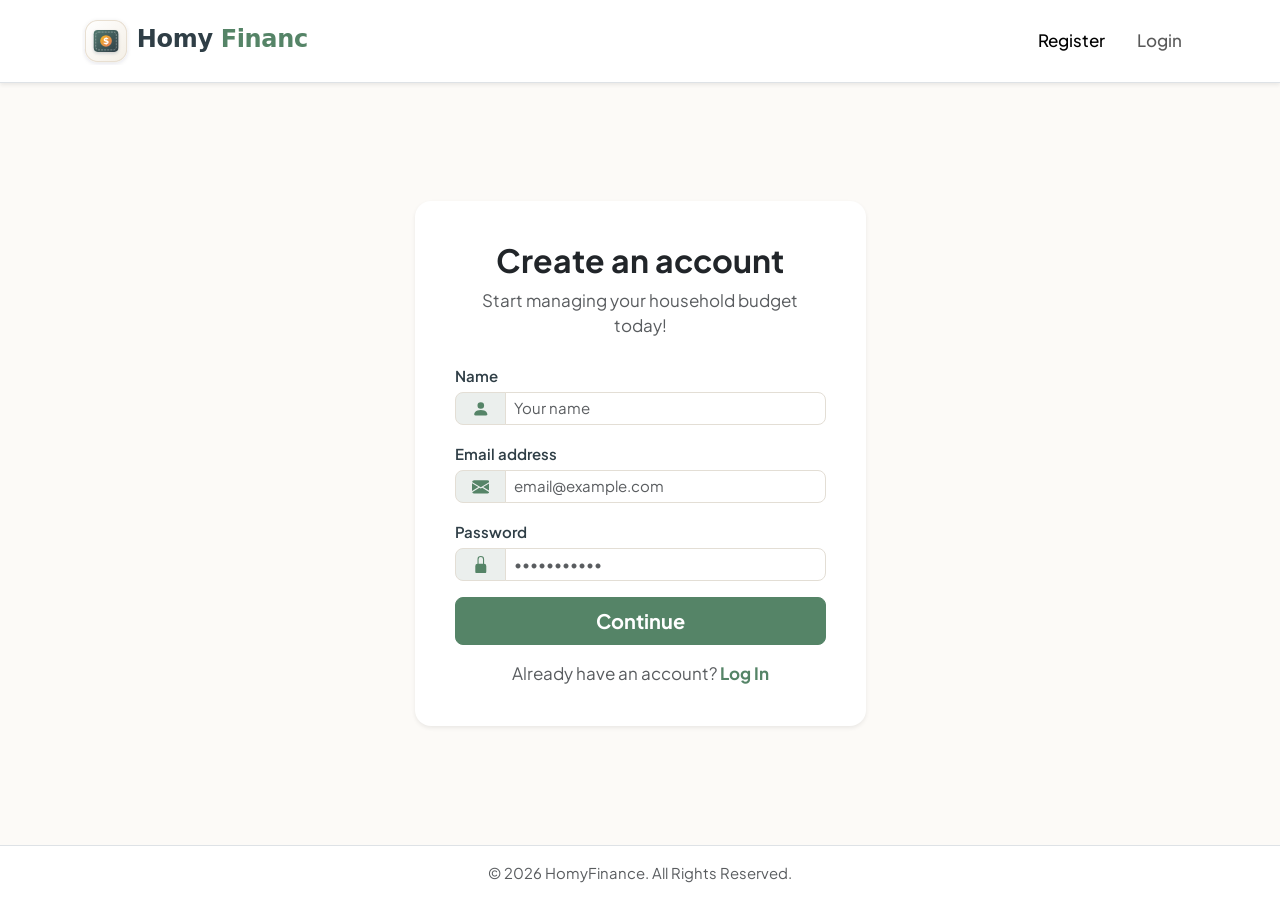
<file: register.html>
<!DOCTYPE html>
<html lang="en">

<head>
  <meta charset="UTF-8">
  <meta name="viewport" content="width=device-width, initial-scale=1.0">
  <meta name="title" property="og:title" content="HomyFinance | Register">
  <meta name="description"
    content="HomyFinance is your personal home budget management center. Track expenses, incomes, and control your financial balance easily.">
  <meta name="author" content="Justyna Nowak-Szrajnert">
  <meta property="og:description"
    content="Take full control of your household budget with HomyFinance. Track your incomes and expenses effortlessly while analyzing clear financial summaries.">
  <meta property="og:type" content="website">
  <meta property="og:image" content="https://jusnow1608.github.io/HomyFinance/solution/home.png">
  <meta property="og:image:width" content="1200">
  <meta property="og:image:height" content="627">
  <meta property="og:url" content="https://jusnow1608.github.io/HomyFinance/register.html">

  <link href="https://cdn.jsdelivr.net/npm/bootstrap@5.3.8/dist/css/bootstrap.min.css" rel="stylesheet"
    integrity="sha384-sRIl4kxILFvY47J16cr9ZwB07vP4J8+LH7qKQnuqkuIAvNWLzeN8tE5YBujZqJLB" crossorigin="anonymous">
  <link rel="icon" type="image/svg+xml" href="images/favicon.svg">
  <link href="https://fonts.googleapis.com/css2?family=Plus+Jakarta+Sans:ital,wght@0,200..800;1,200..800&display=swap"
    rel="stylesheet">
  <link rel="stylesheet" href="css/style.css">

  <title>HomyFinance - Register</title>

</head>

<body class="body-custom d-flex flex-column min-vh-100">

  <!-- Logo & Navbar -->
  <header class="navbar navbar-expand-md navbar-light bg-white border-bottom shadow-sm">
    <div class="container d-flex align-items-center justify-content-between">
      <a class="navbar-brand d-flex align-items-center my-1" href="login.html">

        <svg xmlns="http://www.w3.org/2000/svg" viewBox="0 0 330 70" role="img" aria-label="HomyFinance Logo"
          class="d-inline-block navbar-logo">
          <defs>
            <linearGradient id="badge-bg" x1="0%" y1="0%" x2="100%" y2="100%">
              <stop offset="0%" stop-color="#ffffff" />
              <stop offset="100%" stop-color="#f4efe6" />
            </linearGradient>
            <linearGradient id="note-green" x1="0%" y1="0%" x2="100%" y2="100%">
              <stop offset="0%" stop-color="#52796f" />
              <stop offset="100%" stop-color="#2f3e46" />
            </linearGradient>
            <linearGradient id="gold-money" x1="0%" y1="0%" x2="100%" y2="100%">
              <stop offset="0%" stop-color="#f3b61f" />
              <stop offset="100%" stop-color="#e07a5f" />
            </linearGradient>
            <filter id="soft-shadow" x="-10%" y="-10%" width="130%" height="130%">
              <feDropShadow dx="0" dy="2" stdDeviation="3" flood-color="#2f3e46" flood-opacity="0.12" />
            </filter>
            <filter id="note-shadow" x="-20%" y="-20%" width="140%" height="140%">
              <feDropShadow dx="0" dy="2" stdDeviation="2" flood-color="#2f3e46" flood-opacity="0.2" />
            </filter>
          </defs>

          <g id="logo-badge" aria-hidden="true" focusable="false" filter="url(#soft-shadow)">
            <rect x="5" y="5" width="60" height="60" rx="18" fill="url(#badge-bg)" stroke="#e8dfd1"
              stroke-width="1.5" />
            <g id="money-note" filter="url(#note-shadow)">
              <rect x="17" y="19" width="36" height="32" rx="6" fill="url(#note-green)" />
              <rect x="20" y="22" width="30" height="26" rx="4" fill="none" stroke="#ffffff" stroke-width="1.2"
                opacity="0.4" stroke-dasharray="3 1.5" />
              <circle cx="35" cy="35" r="8.5" fill="url(#gold-money)" />
              <text x="35" y="40" font-family="system-ui, -apple-system, sans-serif" font-size="13" font-weight="900"
                fill="#ffffff" text-anchor="middle">$</text>
            </g>
          </g>

          <g id="logo-text" aria-hidden="true" focusable="false">
            <text x="80" y="44" font-family="system-ui, -apple-system, sans-serif" font-size="35" font-weight="800"
              letter-spacing="-0.5px">
              <tspan fill="#2f3e46">Homy</tspan>
              <tspan fill="#558467">Finance</tspan>
            </text>
          </g>
        </svg>
      </a>

      <button class="navbar-toggler ms-auto" type="button" data-bs-toggle="collapse" data-bs-target="#navbarNav"
        aria-controls="navbarNav" aria-expanded="false" aria-label="Toggle navigation">
        <span class="navbar-toggler-icon"></span>
      </button>

      <nav class="collapse navbar-collapse" id="navbarNav">
        <ul class="navbar-nav ms-auto navbar-custom">
          <li class="nav-item"><a class="nav-link px-3 active" aria-current="page" href="register.html">Register</a></li>
          <li class="nav-item"><a class="nav-link px-3" href="login.html">Login</a></li>
        </ul>
      </nav>
    </div>
  </header>

  <main class="d-flex flex-column flex-grow-1">

    <!-- Registration -->
    <section id="register-form" class="flex-grow-1 d-flex align-items-center py-5">
      <div class="container">
        <div class="row justify-content-center">
          <div class="col-12 col-md-6 col-lg-5">
            <div class="card border-0 shadow-sm rounded-4 p-4">
              <div class="card-body">
                <h1 class="h2 fw-bold text-center mb-2">Create an account</h1>
                <p class="text-muted text-center mb-4">Start managing your household budget today!</p>

                <form>

                  <label for="name" class="form-label-custom">Name</label>
                  <div class="input-group mb-3 input-group-custom">

                    <span class="form-control-custom icon-custom">
                      <svg xmlns="http://www.w3.org/2000/svg" width="16" height="16" fill="currentColor"
                        viewBox="0 0 16 16" aria-hidden="true" focusable="false">
                        <path d="M3 14s-1 0-1-1 1-4 6-4 6 3 6 4-1 1-1 1zm5-6a3 3 0 1 0 0-6 3 3 0 0 0 0 6" />
                      </svg>
                    </span>

                    <input type="text" class="form-control form-control-custom form-control-md" placeholder="Your name"
                      name="name" id="name" aria-label="Name" autocomplete="given-name" required>
                  </div>

                  <label for="email" class="form-label-custom">Email address</label>
                  <div class="input-group mb-3 input-group-custom">

                    <span class="form-control-custom icon-custom">
                      <svg xmlns="http://www.w3.org/2000/svg" width="16" height="16" fill="currentColor"
                        viewBox="0 0 16 16" aria-hidden="true" focusable="false">
                        <path d="M.05 3.555A2 2 0 0 1 2 2h12a2 2 0 0 1 1.95 1.555L8 8.414z" />
                        <path
                          d="M0 4.697v7.104l5.803-3.558zM6.761 8.83l-6.57 4.027A2 2 0 0 0 2 14h12a2 2 0 0 0 1.808-1.144l-6.57-4.027L8 9.586zm3.436-.586L16 11.801V4.697z" />
                      </svg>
                    </span>

                    <input type="email" class="form-control form-control-custom form-control-md" id="email" name="email"
                      placeholder="email@example.com" aria-label="Email address" autocomplete="email" required>
                  </div>

                  <label for="password" class="form-label-custom">Password</label>
                  <div class="input-group mb-3 input-group-custom">

                    <span class="form-control-custom icon-custom">
                      <svg xmlns="http://www.w3.org/2000/svg" width="16" height="16" fill="currentColor"
                        viewBox="0 0 16 16" aria-hidden="true" focusable="false">
                        <path
                          d="M8 1a2 2 0 0 1 2 2v4H6V3a2 2 0 0 1 2-2m3 6V3a3 3 0 0 0-6 0v4a2 2 0 0 0-2 2v5a2 2 0 0 0 2 2h6a2 2 0 0 0 2-2V9a2 2 0 0 0-2-2" />
                      </svg>
                    </span>

                    <input type="password" class="form-control form-control-custom form-control-md" id="password"
                      name="password" placeholder="•••••••••••" aria-label="Password" autocomplete="new-password"
                      required>
                  </div>

                  <button type="submit"
                    class="btn btn-success-custom btn-lg w-100 fw-bold mb-3">Continue</button>
                </form>

                <div class="text-center">
                  <span class="text-muted">Already have an account?</span>
                  <a href="login.html" class="text-success-custom fw-bold">Log In</a>
                </div>
              </div>
            </div>
          </div>
        </div>
      </div>

    </section>

  </main>

  <footer class="bg-white border-top py-3 text-center text-muted small">
    <div class="container">
      &copy; 2026 HomyFinance. All Rights Reserved.
    </div>
  </footer>

  <script src="https://cdn.jsdelivr.net/npm/bootstrap@5.3.8/dist/js/bootstrap.bundle.min.js"
    integrity="sha384-FKyoEForCGlyvwx9Hj09JcYn3nv7wiPVlz7YYwJrWVcXK/BmnVDxM+D2scQbITxI"
    crossorigin="anonymous"></script>

</body>

</html>
</file>
<file: css/style.css>
:root {
  /* 1. Tło główne (Ciepły, pastelowy beż / ecru) */
  --bg-main: #fcfaf7;

  /* 2. Karty, sekcje, nawigacja (Czysta biel dla przejrzystości) */
  --bg-card: #ffffff;

  /* 3. Kolor główny / Przychody / Sukces (Szałwiowa, miękka zieleń) */
  --color-primary: #558467;
  --color-primary-hover: #3e645a;
  --color-primary-light: #ebefed; /* Tło pod wykresy/etykiety */

  /* 4. Wydatki / Ostrzeżenia (Pastelowy, zgaszony koral - nieagresywny) */
  --color-expense: #f1704c;
  --color-expense-light: #fde8e4;
  --color-expense-hover: #e95f3a;

  --color-balance: #2f3c44;
  --color-balance-muted: #f7ebd5;


  /* 5. Tekst i nagłówki (Ciemna, ciepła szarość zamiast czystej czerni) */
  --text-main: #2f3e46;
  --text-muted: #7f8c8d;
  --text-white: #ffffff;

  /* 6. Ramki i podziały (Bardzo delikatny, ciepły szary) */
  --border-color: #e3ded5;
  --border-color-hover: #e5e1d9;

  --box-shadow: #2f3e461f;

  --border-radius: 0.5rem;

   /* 7. Rozmiary kontenerów */
  --max-logo-width: clamp(11.5rem, 8rem + 10vw, 18.75rem);
  --max-logo-height: clamp(2.375rem, 1.8rem + 1.5vw, 3rem);
  --chart-size: clamp(15rem, 45vw, 25rem);

  --icon-min-width: 2.75rem;
  --icon-height: 1.1rem;
  --icon-width: 1.1rem;

 /* 8. Fonty i wagi*/
 --font-family-base: "Plus Jakarta Sans", sans-serif;

 --font-weight-semibold: 600;

/* Płynne rozmiary czcionek z funkcją clamp(min, val, max) */
 --font-size-xs: clamp(0.7rem, 0.7rem + 0.25vw, 0.75rem);   /* ~12px - 13.6px */
  --font-size-sm: clamp(0.8125rem, 0.78rem + 0.3vw, 0.9375rem); /* ~13px - 15px */
  --font-size-base: clamp(0.9375rem, 0.9rem + 0.4vw, 1.0625rem); /* ~15px - 17px */

  /* 2. PŁYNNE ODSTĘPY (Fluid Spacing) */
  --spacing-xs: clamp(0.2rem, 0.15rem + 0.2vw, 0.35rem);
  --spacing-sm: clamp(0.375rem, 0.3rem + 0.3vw, 0.5rem);
  --spacing-md: clamp(0.75rem, 0.65rem + 0.5vw, 1rem);
  --spacing-lg: clamp(1rem, 0.85rem + 0.8vw, 1.5rem);
}

body.body-custom {
  background-color: var(--bg-main);
  color: var(--text-main);
  font-family: var(--font-family-base);
  font-size: var(--font-size-base);
}

.navbar-logo {
  height: auto;
  max-height: var(--max-logo-height);
  max-width: var(--max-logo-width);
  width: 100%;
  transition: max-width 0.2s ease, max-height 0.2s ease;
}

.navbar-custom a {
 border-radius: var(--border-radius);  
 font-weight: 500;
 transition: background-color 0.2s ease;
}

.navbar-custom a:hover,
.navbar-custom a:active,
.navbar-custom a:focus,
.navbar-custom a:focus-visible {
background-color: color-mix(in srgb, var(--color-primary) 10%, transparent);
}

#register-form .card {
  transition: transform 0.3s ease, box-shadow 0.3s ease;
}

.input-group-custom > .form-control-custom {
  border-color: var(--border-color);
  border-top-left-radius: 0;
  border-bottom-left-radius: 0;
  border-top-right-radius: var(--border-radius);
  border-bottom-right-radius: var(--border-radius);
}

.form-label-custom {
  display: inline-block;
  font-size: var(--font-size-sm);
  font-weight: var(--font-weight-semibold);
  color: var(--text-main);
  margin-block-end: var(--spacing-xs);
}

.form-control-custom {
  padding-block: var(--spacing-xs);
  padding-inline: var(--spacing-sm);
  font-size: var(--font-size-sm);
}

.form-control-custom:focus {
  border-color: var(--color-primary);
  box-shadow: 0 0 0 0.05rem var(--color-primary-light);
}

.input-group-custom {
  transition: transform 0.2s ease;
}

.input-group-custom:focus-within {
  transform: scale(1.01);
  }

.input-group-custom > .icon-custom {
  background-color: var(--color-primary-light);
  color: var(--color-primary);
  display: flex;
  align-items: center;
  justify-content: center;
  padding-inline: var(--spacing-md);
  min-width: var(--icon-min-width);
  transition: background-color 0.25s ease, color 0.25s ease, border-color 0.25s ease;
  border-top-left-radius: var(--border-radius);
  border-bottom-left-radius: var(--border-radius);
  border-top-right-radius: var(--border-radius);
  border-bottom-right-radius: var(--border-radius);
  border: 0.0625rem solid var(--border-color);
}

.input-group-custom > .icon-custom:last-child {
  border-top-left-radius: 0;
  border-bottom-left-radius: 0;
  border-top-right-radius: var(--border-radius);
  border-bottom-right-radius: var(--border-radius);
  border-inline-start: none;
  border-inline-end: 0.0625rem solid var(--border-color);
}

.input-group-custom:focus-within .icon-custom {
  background-color: var(--color-primary);
  color: var(--text-white);
  border-color: var(--color-primary);
  transition: all 0.2s ease;
}

.input-group-custom > .icon-custom > svg {
  width: var(--icon-width);
  height: var(--icon-height);
  flex-shrink: 0;
}

.btn.btn-success-custom {
  color: var(--text-white);
  background-color: var(--color-primary);
  border: 0.0625rem solid var(--color-primary);
  padding-block: var(--spacing-sm);
  padding-inline: var(--spacing-md);
  transition: transform 0.15s ease-in-out, background-color 0.15s ease-in-out, box-shadow 0.15s ease-in-out;
}

.btn.btn-success-custom:hover,
.btn.btn-success-custom:focus,
.btn.btn-success-custom:focus-visible {
  background-color: var(--color-primary-hover);
  border-color: var(--color-primary-hover);
  color: var(--text-white);
  box-shadow: 0 0.375rem 1rem color-mix(in srgb, var(--color-primary) 30%, transparent);
}

.btn.btn-success-custom:active {
  background-color: var(--color-primary-hover);
  transform: scale(0.95);
  box-shadow: none;
}

a.text-success-custom {
  color: var(--color-primary);
  transition: color 0.2s ease;
  text-decoration: none;
}

a.text-success-custom:hover,
a.text-success-custom:focus {
  color: var(--color-primary-hover);
  text-decoration: underline;
}

h2.text-success-custom,
.text-end.text-success-custom {
  color: var(--color-primary);
}

.btn.btn-danger-custom {
  color: var(--text-white);
  background-color: var(--color-expense);
  border: 0.0625rem solid var(--color-expense);
  padding-block: var(--spacing-sm);
  padding-inline: var(--spacing-md);
  transition: transform 0.15s ease-in-out, background-color 0.15s ease-in-out, box-shadow 0.15s ease-in-out;
}

.btn.btn-danger-custom:hover,
.btn.btn-danger-custom:focus,
.btn.btn-danger-custom:focus-visible {
  background-color: var(--color-expense-hover);
  color: var(--text-white);
  border-color: var(--color-expense-hover);
  box-shadow: 0 0.375rem 1rem color-mix(in srgb, var(--color-expense) 30%, transparent);
}

.btn.btn-danger-custom:active {
  background-color: var(--color-expense-hover);
  transform: scale(0.95);
  box-shadow: none;
}

.btn.btn-outline-custom {
  color: var(--color-balance);
  border: 0.0625rem solid var(--color-balance);
  background-color: transparent;
  padding-block: var(--spacing-sm);
  padding-inline: var(--spacing-md);
  transition: transform 0.15s ease-in-out, background-color 0.15s ease-in-out, color 0.15s ease-in-out, box-shadow 0.15s ease-in-out;
}

.btn.btn-outline-custom:hover,
.btn.btn-outline-custom:focus,
.btn.btn-outline-custom:focus-visible {
  background-color: var(--color-balance);
  border-color: var(--color-balance);
  color: var(--text-white);
  box-shadow: 0 0.375rem 1rem color-mix(in srgb, var(--color-balance) 25%, transparent);
}

.btn.btn-outline-custom:active {
  background-color: var(--color-balance);
  color: var(--text-white);
  transform: scale(0.95);
  box-shadow: none;
}

.expense-circle {
  background-color: var(--color-expense-light);
  color: var(--color-expense);
}

.income-circle {
background-color: var(--color-primary-light);
color: var(--color-primary);
}

.balance-circle {
  background-color: var(--color-balance-muted);
  color: var(--color-balance);
}

.tip-circle {
  background-color: var(--color-balance-muted);
  color: var(--color-primary);
}

.card.card-expense,
.card.card-income,
.card.card-balance {
  border: 0.125rem solid transparent; 
  transition: transform 0.25s ease, box-shadow 0.25s ease, border-color 0.25s ease;
}

.card.card-expense:hover,
.card.card-income:hover,
.card.card-balance:hover {
  transform: translateY(-0.375rem) scale(1.02);
  border-color: var(--color-primary);
  box-shadow: 0 0.75rem 1.5rem color-mix(in srgb, var(--color-primary) 20%, transparent);
}

.btn.form-select-tile {
  color: var(--text-main);
  border: 0.0625rem solid var(--border-color);
  background-color: var(--bg-card);
  transition: all 0.2s ease;
  display: flex;
  align-items: center;
  justify-content: center;
  padding-block: var(--spacing-sm);
  padding-inline: var(--spacing-md);
  border-radius: var(--border-radius);
  font-size: var(--font-size-base);
}

.btn.form-select-tile:hover {
  border-color: var(--color-primary);
  background-color: var(--color-primary-light);
}

.btn-check:checked + .btn.form-select-tile {
  background-color: var(--color-primary);
  border-color: var(--color-primary);
  color: var(--text-white);
  box-shadow: 0 0.25rem 0.5rem color-mix(in srgb, var(--color-primary) 25%, transparent);
}

.table-incomes tbody tr {
  color: var(--text-main);
  transition: background-color 0.15s ease-in-out;
}

.table-incomes.table-hover > tbody > tr:hover > * {
  --bs-table-bg-state: var(--color-primary-light);
}

.table-expenses.table-hover > tbody > tr:hover > * {
  --bs-table-bg-state: var(--color-expense-light);
}

h2.text-expense-custom,
.text-end.text-expense-custom {
  color: var(--color-expense);
}

.chart-container {
  position: relative;
  inline-size: 100%;
  block-size: var(--chart-size);
}

@media (min-width: 48rem) {
  .card-body-custom {
    padding: var(--spacing-lg);
  }
  
  .tile-text-custom {
    display: inline;
    font-size: var( --font-size-sm);
    line-height: 1.1;
  }
  .btn.form-select-tile {
    padding: var(--spacing-sm) var(--spacing-md);
  }

  .form-control-custom {
    padding-top: 0.25rem;
    padding-bottom: 0.25rem;
    font-size: var(--font-size-sm);
  }
}

@media (prefers-reduced-motion: reduce) {
  html {
    scroll-behavior: auto !important;
  }
  
  *,
  *::before,
  *::after {
    animation-duration: 0.01ms !important;
    animation-iteration-count: 1 !important;
    transition-duration: 0.01ms !important;
    scroll-behavior: auto !important;
  }
}
</file>
